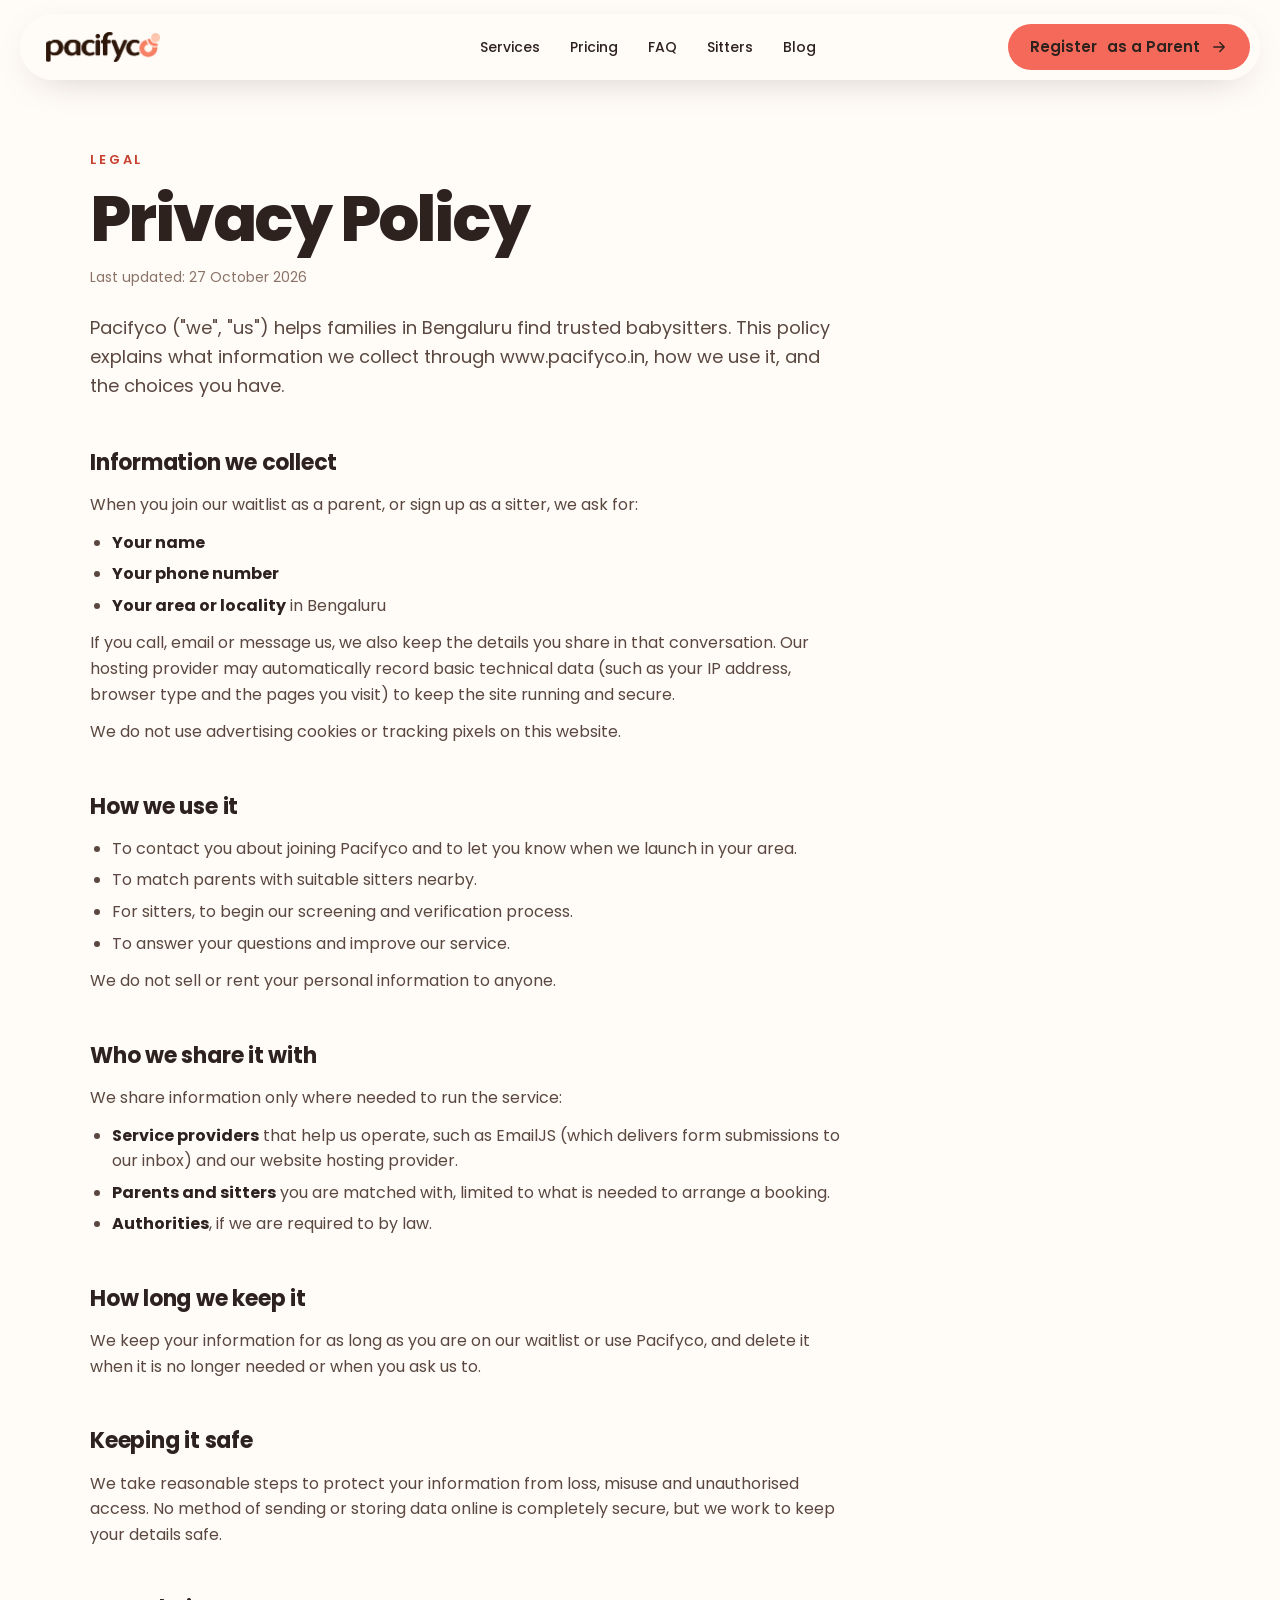
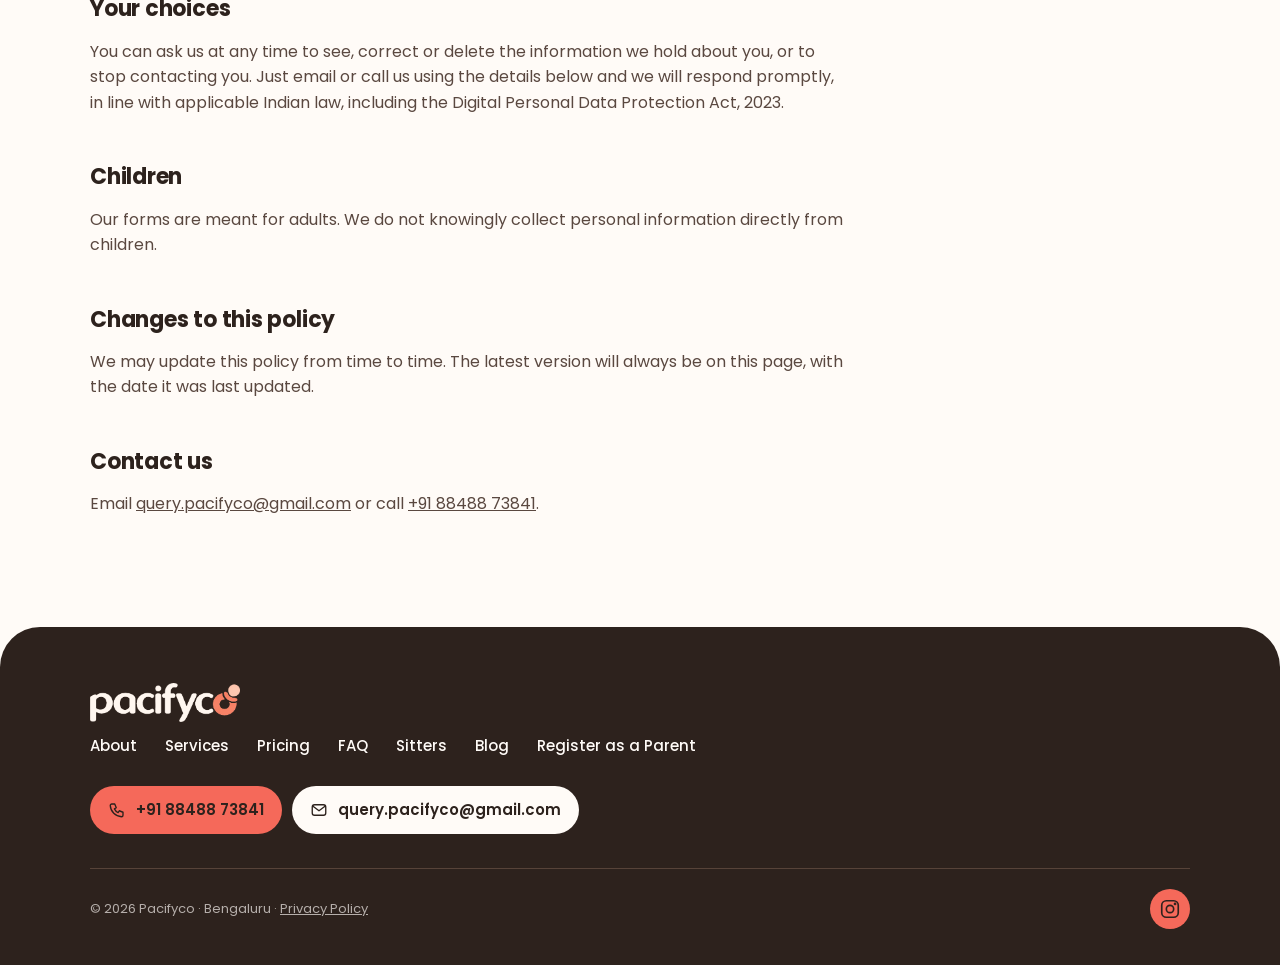
<file: Pacify — Babysitter service in Bangalore (1)/privacy.html>
<!doctype html>
<html lang="en">
<head>
<meta charset="utf-8">
<meta name="viewport" content="width=device-width, initial-scale=1">
<title>Privacy Policy — Pacifyco</title>
<link rel="icon" type="image/svg+xml" href="assets/favicon.svg">
<meta name="description" content="How Pacifyco collects, uses and protects the information you share with us.">
<link rel="canonical" href="https://www.pacifyco.in/privacy">
<link rel="preconnect" href="https://fonts.googleapis.com">
<link rel="preconnect" href="https://fonts.gstatic.com" crossorigin>
<link href="https://fonts.googleapis.com/css2?family=Poppins:wght@400;500;600;700;800&family=Caveat:wght@600&display=swap" rel="stylesheet">
<style>
:root{--cream:#FFFBF7;--blush:#FFF1E8;--peach:#FDC7AC;--coral:#F5695A;--coral-d:#E5533E;--rust:#C8402F;--ink:#2D221D;--ink-2:#5A4840;--ink-3:#8A7468}
*{box-sizing:border-box}
body{margin:0;background:var(--cream);color:var(--ink);font-family:'Poppins',system-ui,sans-serif;line-height:1.6;-webkit-font-smoothing:antialiased}
a{color:inherit}
h1,h2,p{margin:0}
.wrap{width:100%;max-width:1180px;margin:0 auto;padding:0 40px}
.eyebrow{font-size:13px;letter-spacing:.22em;text-transform:uppercase;font-weight:600;color:var(--rust)}
.ic{width:18px;height:18px;fill:none;stroke:currentColor;stroke-width:1.8;stroke-linecap:round;stroke-linejoin:round;flex:none}
.btn{display:inline-flex;align-items:center;justify-content:center;white-space:nowrap;gap:10px;min-height:50px;padding:0 26px;border-radius:999px;font-weight:600;font-size:15px;text-decoration:none;border:0;cursor:pointer;font-family:inherit}
.btn-co{background:var(--coral);color:var(--ink)}

/* nav */
.nav{position:sticky;top:14px;z-index:50;padding:0 20px;margin-top:14px}
.nav-bar{max-width:1240px;margin:0 auto;display:grid;grid-template-columns:1fr auto 1fr;align-items:center;gap:24px;padding:10px 10px 10px 26px;border-radius:999px;background:rgba(255,251,247,.84);backdrop-filter:blur(14px) saturate(1.3);-webkit-backdrop-filter:blur(14px) saturate(1.3);box-shadow:0 10px 40px -20px rgba(45,34,29,.35)}
.nav-bar>:first-child{grid-column:1;justify-self:start;display:flex;align-items:center}.nav-bar>.nav-links{grid-column:2}.nav-bar>:last-child{grid-column:3;justify-self:end}
.nav-links{display:flex;gap:30px;font-size:14px;font-weight:500}
.nav-links a{text-decoration:none}
@media (max-width:960px){.nav-links{display:none}.nav-bar{column-gap:12px}}
@media (max-width:480px){.nav-long{display:none}}

/* policy */
.policy{max-width:760px;padding:70px 0 20px}
.policy h1{font-size:clamp(38px,5vw,64px);line-height:1.05;font-weight:800;letter-spacing:-.04em;margin-top:14px}
.policy .updated{color:var(--ink-3);font-size:14px;margin-top:14px}
.policy .intro{font-size:18px;color:var(--ink-2);margin-top:26px}
.policy h2{font-size:22px;font-weight:700;letter-spacing:-.01em;margin-top:44px}
.policy p,.policy li{font-size:16px;color:var(--ink-2)}
.policy p{margin-top:12px}
.policy ul{margin:12px 0 0;padding-left:22px}
.policy li{margin-top:6px}
.policy strong{color:var(--ink)}

/* footer */
footer{margin-top:90px;background:var(--ink);color:var(--cream);padding:56px 0 36px;border-radius:40px 40px 0 0}
.foot{display:flex;flex-wrap:wrap;justify-content:space-between;gap:28px;align-items:center}
.foot-links{display:flex;flex-wrap:wrap;gap:12px 28px;font-size:15px;font-weight:500}
.foot-links a{text-decoration:none}
.foot-contact{display:flex;flex-wrap:wrap;gap:10px}
.pill{display:inline-flex;align-items:center;gap:10px;padding:12px 18px;border-radius:999px;background:var(--coral);color:var(--ink);font-weight:600;font-size:15px;text-decoration:none}
.pill + .pill{background:var(--cream)}
.copy{margin-top:34px;padding-top:20px;border-top:1px solid rgba(253,199,172,.2);font-size:13px;color:rgba(255,251,247,.65)}

@media (max-width:960px){.wrap{padding:0 20px}}
@media (max-width:620px){.policy{padding-top:44px}}
</style>
</head>
<body>

<nav class="nav" aria-label="Main">
<div class="nav-bar">
<a href="/#top" aria-label="Pacifyco home"><img src="assets/ebe27d43d53f62f5f4653314c0182190.png" alt="Pacifyco" style="height: 30px; width: auto"></a>
<div class="nav-links">
<a href="/#services">Services</a>
<a href="/#pricing">Pricing</a>
<a href="/#faq">FAQ</a>
<a href="/sitters">Sitters</a>
<a href="/blog">Blog</a>
</div>
<a class="btn btn-co" href="/#waitlist" style="min-height: 46px; padding: 0 22px; font-size: 15px">Register<span class="nav-long"> as a Parent</span> <svg class="ic" viewBox="0 0 24 24"><path d="M5 12h14M13 6l6 6-6 6"/></svg></a>
</div>
</nav>

<main class="wrap">
<article class="policy">
<div class="eyebrow">Legal</div>
<h1>Privacy Policy</h1>
<p class="updated">Last updated: 27 October 2026</p>
<p class="intro">Pacifyco ("we", "us") helps families in Bengaluru find trusted babysitters. This policy explains what information we collect through www.pacifyco.in, how we use it, and the choices you have.</p>

<h2>Information we collect</h2>
<p>When you join our waitlist as a parent, or sign up as a sitter, we ask for:</p>
<ul>
<li><strong>Your name</strong></li>
<li><strong>Your phone number</strong></li>
<li><strong>Your area or locality</strong> in Bengaluru</li>
</ul>
<p>If you call, email or message us, we also keep the details you share in that conversation. Our hosting provider may automatically record basic technical data (such as your IP address, browser type and the pages you visit) to keep the site running and secure.</p>
<p>We do not use advertising cookies or tracking pixels on this website.</p>

<h2>How we use it</h2>
<ul>
<li>To contact you about joining Pacifyco and to let you know when we launch in your area.</li>
<li>To match parents with suitable sitters nearby.</li>
<li>For sitters, to begin our screening and verification process.</li>
<li>To answer your questions and improve our service.</li>
</ul>
<p>We do not sell or rent your personal information to anyone.</p>

<h2>Who we share it with</h2>
<p>We share information only where needed to run the service:</p>
<ul>
<li><strong>Service providers</strong> that help us operate, such as EmailJS (which delivers form submissions to our inbox) and our website hosting provider.</li>
<li><strong>Parents and sitters</strong> you are matched with, limited to what is needed to arrange a booking.</li>
<li><strong>Authorities</strong>, if we are required to by law.</li>
</ul>

<h2>How long we keep it</h2>
<p>We keep your information for as long as you are on our waitlist or use Pacifyco, and delete it when it is no longer needed or when you ask us to.</p>

<h2>Keeping it safe</h2>
<p>We take reasonable steps to protect your information from loss, misuse and unauthorised access. No method of sending or storing data online is completely secure, but we work to keep your details safe.</p>

<h2>Your choices</h2>
<p>You can ask us at any time to see, correct or delete the information we hold about you, or to stop contacting you. Just email or call us using the details below and we will respond promptly, in line with applicable Indian law, including the Digital Personal Data Protection Act, 2023.</p>

<h2>Children</h2>
<p>Our forms are meant for adults. We do not knowingly collect personal information directly from children.</p>

<h2>Changes to this policy</h2>
<p>We may update this policy from time to time. The latest version will always be on this page, with the date it was last updated.</p>

<h2>Contact us</h2>
<p>Email <a href="mailto:query.pacifyco@gmail.com">query.pacifyco@gmail.com</a> or call <a href="tel:+918848873841">+91 88488 73841</a>.</p>
</article>
</main>

<footer>
<div class="wrap">
<div class="foot">
<div style="display: flex; flex-direction: column; gap: 12px">
<img src="assets/15d064d77b947b9ba752a0df711f2007.png" alt="Pacifyco" style="width: 150px; height: auto">
<div class="foot-links">
<a href="/#about">About</a>
<a href="/#services">Services</a>
<a href="/#pricing">Pricing</a>
<a href="/#faq">FAQ</a>
<a href="/sitters">Sitters</a>
<a href="/blog">Blog</a>
<a href="/#waitlist">Register as a Parent</a>
</div>
</div>
<div class="foot-contact">
<a class="pill" href="tel:+918848873841"><svg class="ic" viewBox="0 0 24 24"><path d="M5 4h4l2 5-2.5 1.5a11 11 0 0 0 5 5L15 13l5 2v4a2 2 0 0 1-2 2A16 16 0 0 1 3 6a2 2 0 0 1 2-2"/></svg>+91 88488 73841</a>
<a class="pill" href="mailto:query.pacifyco@gmail.com"><svg class="ic" viewBox="0 0 24 24"><rect x="3" y="5" width="18" height="14" rx="3"/><path d="M4 7l8 6 8-6"/></svg>query.pacifyco@gmail.com</a>
</div>
</div>
<div class="copy" style="display: flex; flex-wrap: wrap; justify-content: space-between; align-items: center; gap: 12px"><span>© 2026 Pacifyco · Bengaluru · <a href="/privacy" style="color: inherit">Privacy Policy</a></span><a href="https://www.instagram.com/pacifyco.in?xtok=bmVjNHplem5iNGp6" target="_blank" rel="noopener noreferrer" aria-label="Pacifyco on Instagram" title="Follow us on Instagram" style="display: inline-flex; align-items: center; justify-content: center; width: 40px; height: 40px; border-radius: 999px; background: #F5695A; color: #2D221D"><svg class="ic" viewBox="0 0 24 24" style="width: 22px; height: 22px"><rect x="3" y="3" width="18" height="18" rx="5"></rect><circle cx="12" cy="12" r="4"></circle><circle cx="17.5" cy="6.5" r="0.6"></circle></svg></a></div>
</div>
</footer>

</body>
</html>
</file>
